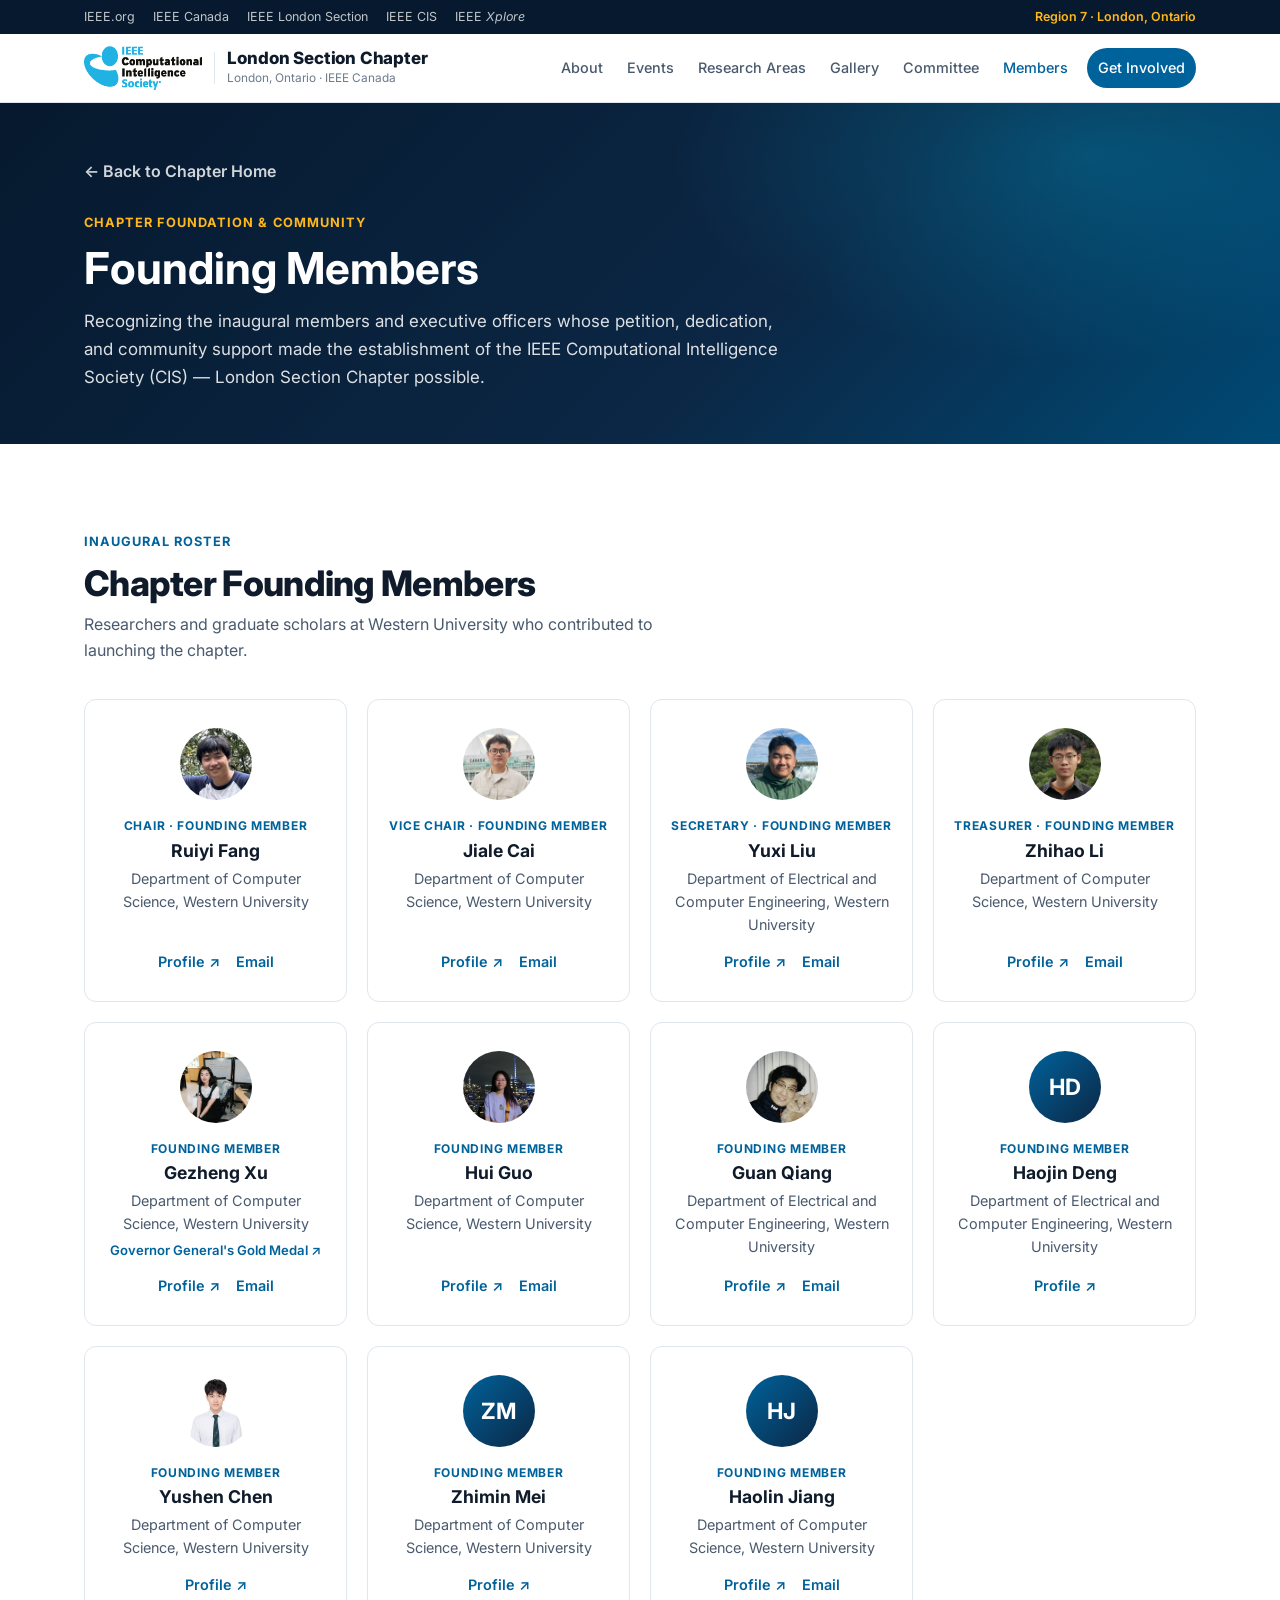
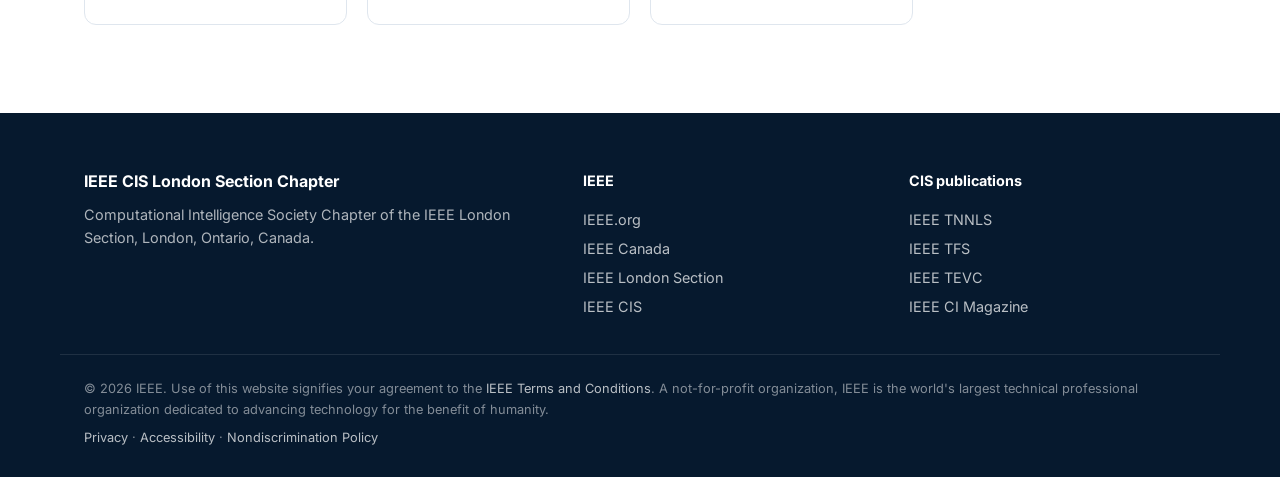
<file: members.html>
<!doctype html>
<html lang="en-CA">
<head>
  <meta charset="utf-8" />
  <meta name="viewport" content="width=device-width, initial-scale=1" />
  <title>Founding Members | IEEE CIS London Section Chapter, London, Ontario</title>
  <meta name="description" content="Meet the founding members of the IEEE Computational Intelligence Society (CIS) London Section Chapter at Western University, London, Ontario, Canada." />
  <meta name="robots" content="index, follow" />
  <link rel="canonical" href="https://ieee-cis-london.github.io/members.html" />
  <meta name="theme-color" content="#06192e" />

  <link rel="icon" type="image/svg+xml" href="assets/img/favicon.svg" />

  <meta property="og:type" content="website" />
  <meta property="og:url" content="https://ieee-cis-london.github.io/members.html" />
  <meta property="og:site_name" content="IEEE CIS London Section Chapter" />
  <meta property="og:title" content="Founding Members | IEEE CIS London Section Chapter" />
  <meta property="og:description" content="Founding members who helped establish the IEEE CIS London Section Chapter in London, Ontario, Canada." />
  <meta name="twitter:card" content="summary" />

  <link rel="preconnect" href="https://fonts.googleapis.com" />
  <link rel="preconnect" href="https://fonts.gstatic.com" crossorigin />
  <link href="https://fonts.googleapis.com/css2?family=Inter:wght@400;500;600;700;800&display=swap" rel="stylesheet" />
  <link rel="stylesheet" href="assets/css/style.css?v=202611120944" />
</head>
<body data-page="members">
  <a class="skip-link" href="#main">Skip to content</a>

  <div class="meta-bar">
    <div class="container meta-bar-inner">
      <nav class="meta-links" aria-label="IEEE network">
        <a href="https://www.ieee.org" target="_blank" rel="noopener">IEEE.org</a>
        <a href="https://www.ieee.ca" target="_blank" rel="noopener">IEEE Canada</a>
        <a href="https://london.ieee.ca" target="_blank" rel="noopener">IEEE London Section</a>
        <a href="https://cis.ieee.org" target="_blank" rel="noopener">IEEE CIS</a>
        <a href="https://ieeexplore.ieee.org" target="_blank" rel="noopener">IEEE <em>Xplore</em></a>
      </nav>
      <span class="meta-region">Region 7 · London, Ontario</span>
    </div>
  </div>

  <header class="site-header">
    <div class="container header-inner">
      <a href="index.html" class="brand" aria-label="IEEE CIS London Section Chapter — home">
        <img class="brand-logo" src="assets/img/cis-logo.png" alt="IEEE Computational Intelligence Society" width="118" height="44" />
        <span class="brand-divider" aria-hidden="true"></span>
        <span class="brand-text">
          <span class="brand-title">London Section Chapter</span>
          <span class="brand-subtitle">London, Ontario · IEEE Canada</span>
        </span>
      </a>

      <button class="nav-toggle" id="nav-toggle" aria-label="Open menu" aria-expanded="false" aria-controls="site-nav">
        <svg width="24" height="24" viewBox="0 0 24 24" fill="none" stroke="currentColor" stroke-width="2" aria-hidden="true">
          <line x1="3" y1="6" x2="21" y2="6" /><line x1="3" y1="12" x2="21" y2="12" /><line x1="3" y1="18" x2="21" y2="18" />
        </svg>
      </button>

      <nav class="site-nav" id="site-nav" aria-label="Main">
        <a href="index.html#about">About</a>
        <a href="index.html#events">Events</a>
        <a href="index.html#research">Research Areas</a>
        <a href="index.html#gallery">Gallery</a>
        <a href="index.html#committee">Committee</a>
        <a href="members.html" aria-current="page">Members</a>
        <a href="index.html#join" class="nav-cta">Get Involved</a>
      </nav>
    </div>
  </header>

  <main id="main">
    <section class="members-hero">
      <div class="container members-hero-inner">
        <a class="event-back" href="index.html#committee">&larr; Back to Chapter Home</a>
        <p class="eyebrow eyebrow-light">Chapter Foundation &amp; Community</p>
        <h1>Founding Members</h1>
        <p class="members-hero-lead">
          Recognizing the inaugural members and executive officers whose petition, dedication, and community support made the establishment of the IEEE Computational Intelligence Society (CIS) — London Section Chapter possible.
        </p>
      </div>
    </section>

    <section class="section">
      <div class="container">
        <div class="section-head">
          <div>
            <p class="eyebrow">Inaugural Roster</p>
            <h2 class="section-title">Chapter Founding Members</h2>
            <p class="section-lead">Researchers and graduate scholars at Western University who contributed to launching the chapter.</p>
          </div>
        </div>
        <ul class="committee-grid founding-grid" id="founding-grid">
      <li class="member">
        <img class="member-avatar" src="assets/img/committee/ruiyi-fang.jpg" alt="" loading="lazy" />
        <p class="member-role">Chair · Founding Member</p>
        <h3 class="member-name">Ruiyi Fang</h3>
        <p class="member-affil">Department of Computer Science, Western University</p>
        
        
          <p class="member-links">
            <a href="https://ruiyifang.github.io/" target="_blank" rel="noopener">Profile &#8599;&#xFE0E;</a>
            <a href="mailto:rfang32@uwo.ca">Email</a>
          </p>
      </li>
      <li class="member">
        <img class="member-avatar" src="assets/img/committee/jiale-cai.jpg" alt="" loading="lazy" />
        <p class="member-role">Vice Chair · Founding Member</p>
        <h3 class="member-name">Jiale Cai</h3>
        <p class="member-affil">Department of Computer Science, Western University</p>
        
        
          <p class="member-links">
            <a href="https://carloscjl.github.io/" target="_blank" rel="noopener">Profile &#8599;&#xFE0E;</a>
            <a href="mailto:jcai336@uwo.ca">Email</a>
          </p>
      </li>
      <li class="member">
        <img class="member-avatar" src="assets/img/committee/yuxi-liu.jpg" alt="" loading="lazy" />
        <p class="member-role">Secretary · Founding Member</p>
        <h3 class="member-name">Yuxi Liu</h3>
        <p class="member-affil">Department of Electrical and Computer Engineering, Western University</p>
        
        
          <p class="member-links">
            <a href="https://sankunliu.github.io/" target="_blank" rel="noopener">Profile &#8599;&#xFE0E;</a>
            <a href="mailto:yliu4929@uwo.ca">Email</a>
          </p>
      </li>
      <li class="member">
        <img class="member-avatar" src="assets/img/committee/zhihao-li.jpg" alt="" loading="lazy" />
        <p class="member-role">Treasurer · Founding Member</p>
        <h3 class="member-name">Zhihao Li</h3>
        <p class="member-affil">Department of Computer Science, Western University</p>
        
        
          <p class="member-links">
            <a href="https://zhli-cs.github.io/" target="_blank" rel="noopener">Profile &#8599;&#xFE0E;</a>
            <a href="mailto:zli3446@uwo.ca">Email</a>
          </p>
      </li>
      <li class="member member-has-bio">
        <img class="member-avatar" src="assets/img/committee/gezheng-xu.jpg" alt="" loading="lazy" />
        <p class="member-role">Founding Member</p>
        <h3 class="member-name">Gezheng Xu</h3>
        <p class="member-affil">Department of Computer Science, Western University</p>
        <p class="member-bio"><a href="https://news.westernu.ca/2026/11/western-governor-generals-gold-medal-recipients-2026/" target="_blank" rel="noopener">Governor General&#039;s Gold Medal &#8599;&#xFE0E;</a></p>
        
          <p class="member-links">
            <a href="https://xugezheng.com/" target="_blank" rel="noopener">Profile &#8599;&#xFE0E;</a>
            <a href="mailto:gxu86@uwo.ca">Email</a>
          </p>
      </li>
      <li class="member">
        <img class="member-avatar" src="assets/img/committee/hui-guo.jpg" alt="" loading="lazy" />
        <p class="member-role">Founding Member</p>
        <h3 class="member-name">Hui Guo</h3>
        <p class="member-affil">Department of Computer Science, Western University</p>
        
        
          <p class="member-links">
            <a href="https://hguo1728.github.io/" target="_blank" rel="noopener">Profile &#8599;&#xFE0E;</a>
            <a href="mailto:hguo288@uwo.ca">Email</a>
          </p>
      </li>
      <li class="member">
        <img class="member-avatar" src="assets/img/committee/guan-qiang.jpg" alt="" loading="lazy" />
        <p class="member-role">Founding Member</p>
        <h3 class="member-name">Guan Qiang</h3>
        <p class="member-affil">Department of Electrical and Computer Engineering, Western University</p>
        
        
          <p class="member-links">
            <a href="https://guanqiang1999.github.io/" target="_blank" rel="noopener">Profile &#8599;&#xFE0E;</a>
            <a href="mailto:gqiang@uwo.ca">Email</a>
          </p>
      </li>
      <li class="member">
        <span class="member-avatar" aria-hidden="true">HD</span>
        <p class="member-role">Founding Member</p>
        <h3 class="member-name">Haojin Deng</h3>
        <p class="member-affil">Department of Electrical and Computer Engineering, Western University</p>
        
        
          <p class="member-links">
            <a href="https://github.com/hdeng26" target="_blank" rel="noopener">Profile &#8599;&#xFE0E;</a>
            
          </p>
      </li>
      <li class="member">
        <img class="member-avatar" src="assets/img/committee/yushen-chen.jpg" alt="" loading="lazy" />
        <p class="member-role">Founding Member</p>
        <h3 class="member-name">Yushen Chen</h3>
        <p class="member-affil">Department of Computer Science, Western University</p>
        
        
          <p class="member-links">
            <a href="https://github.com/IdoChennn" target="_blank" rel="noopener">Profile &#8599;&#xFE0E;</a>
            
          </p>
      </li>
      <li class="member">
        <span class="member-avatar" aria-hidden="true">ZM</span>
        <p class="member-role">Founding Member</p>
        <h3 class="member-name">Zhimin Mei</h3>
        <p class="member-affil">Department of Computer Science, Western University</p>
        
        
          <p class="member-links">
            <a href="https://github.com/mzm1183710118" target="_blank" rel="noopener">Profile &#8599;&#xFE0E;</a>
            
          </p>
      </li>
      <li class="member">
        <span class="member-avatar" aria-hidden="true">HJ</span>
        <p class="member-role">Founding Member</p>
        <h3 class="member-name">Haolin Jiang</h3>
        <p class="member-affil">Department of Computer Science, Western University</p>
        
        
          <p class="member-links">
            <a href="https://www.linkedin.com/in/haolin-jiang-9688b3223/" target="_blank" rel="noopener">Profile &#8599;&#xFE0E;</a>
            <a href="mailto:hjian224@uwo.ca">Email</a>
          </p>
      </li>
        </ul>
      </div>
    </section>
  </main>

  <footer class="site-footer">
    <div class="container footer-grid">
      <div>
        <p class="footer-brand">IEEE CIS London Section Chapter</p>
        <p>Computational Intelligence Society Chapter of the IEEE London Section, London, Ontario, Canada.</p>
      </div>
      <nav aria-label="IEEE links">
        <p class="footer-heading">IEEE</p>
        <a href="https://www.ieee.org" target="_blank" rel="noopener">IEEE.org</a>
        <a href="https://www.ieee.ca" target="_blank" rel="noopener">IEEE Canada</a>
        <a href="https://london.ieee.ca" target="_blank" rel="noopener">IEEE London Section</a>
        <a href="https://cis.ieee.org" target="_blank" rel="noopener">IEEE CIS</a>
      </nav>
      <nav aria-label="CIS publications">
        <p class="footer-heading">CIS publications</p>
        <a href="https://cis.ieee.org/publications/t-neural-networks-and-learning-systems" target="_blank" rel="noopener">IEEE TNNLS</a>
        <a href="https://cis.ieee.org/publications/t-fuzzy-systems" target="_blank" rel="noopener">IEEE TFS</a>
        <a href="https://cis.ieee.org/publications/t-evolutionary-computation" target="_blank" rel="noopener">IEEE TEVC</a>
        <a href="https://cis.ieee.org/publications/ci-magazine" target="_blank" rel="noopener">IEEE CI Magazine</a>
      </nav>
    </div>
    <div class="container footer-legal">
      <p>&copy; <span id="year">2026</span> IEEE. Use of this website signifies your agreement to the
        <a href="https://www.ieee.org/about/help/site-terms-conditions.html" target="_blank" rel="noopener">IEEE Terms and Conditions</a>.
        A not-for-profit organization, IEEE is the world's largest technical professional organization dedicated to advancing technology for the benefit of humanity.</p>
      <p>
        <a href="https://www.ieee.org/security-privacy.html" target="_blank" rel="noopener">Privacy</a> ·
        <a href="https://www.ieee.org/accessibility-statement.html" target="_blank" rel="noopener">Accessibility</a> ·
        <a href="https://www.ieee.org/about/corporate/governance/p9-26.html" target="_blank" rel="noopener">Nondiscrimination Policy</a>
      </p>
    </div>
  </footer>

  <script src="assets/js/app.js?v=202611120944" defer></script>
</body>
</html>
</file>
<file: assets/css/style.css>
/* IEEE CIS London Section Chapter */

:root {
  --ieee-blue: #00629B;
  --ieee-blue-dark: #004A75;
  --navy: #06192E;
  --navy-2: #0B2745;
  --cyan: #00B5E2;
  --gold: #FFB81C;

  --bg: #FFFFFF;
  --bg-alt: #F4F7FA;
  --surface: #FFFFFF;
  --text: #0F1B2A;
  --text-2: #4A5A6E;
  --text-3: #6B7A8D;
  --border: #DFE6EE;
  --link: #00629B;
  --accent-soft: #E6F1F8;

  --radius: 12px;
  --radius-sm: 8px;
  --shadow: 0 1px 2px rgba(15, 27, 42, 0.05), 0 4px 16px rgba(15, 27, 42, 0.06);
  --shadow-lg: 0 12px 40px rgba(6, 25, 46, 0.18);
  --ease: 200ms cubic-bezier(0.4, 0, 0.2, 1);
  --header-h: 68px;
  color-scheme: light;
}

*,
*::before,
*::after { box-sizing: border-box; }

* { margin: 0; }

html {
  scroll-behavior: smooth;
  scroll-padding-top: calc(var(--header-h) + 12px);
  -webkit-text-size-adjust: 100%;
}

@media (prefers-reduced-motion: reduce) {
  html { scroll-behavior: auto; }
  *, *::before, *::after { transition: none !important; animation: none !important; }
}

body {
  font-family: 'Inter', system-ui, -apple-system, 'Segoe UI', Roboto, sans-serif;
  font-size: 1rem;
  line-height: 1.6;
  color: var(--text);
  background: var(--bg);
  -webkit-font-smoothing: antialiased;
}

img { max-width: 100%; display: block; }
ul { list-style: none; padding: 0; }
a { color: var(--link); text-underline-offset: 3px; }
button { font: inherit; color: inherit; }
[hidden] { display: none !important; }

:focus-visible {
  outline: 3px solid var(--cyan);
  outline-offset: 2px;
  border-radius: 4px;
}

.container {
  width: 100%;
  max-width: 1160px;
  margin: 0 auto;
  padding-inline: 24px;
}

.skip-link {
  position: absolute;
  left: 12px;
  top: -48px;
  z-index: 100;
  padding: 8px 14px;
  background: var(--ieee-blue);
  color: #fff;
  border-radius: var(--radius-sm);
}
.skip-link:focus { top: 12px; }

/* ---------- Buttons ---------- */

.btn {
  display: inline-flex;
  align-items: center;
  justify-content: center;
  gap: 6px;
  padding: 11px 20px;
  border: 1px solid transparent;
  border-radius: 999px;
  font-size: 0.95rem;
  font-weight: 600;
  line-height: 1.2;
  text-decoration: none;
  cursor: pointer;
  white-space: nowrap;
  transition: background var(--ease), color var(--ease), border-color var(--ease), transform var(--ease);
}
.btn:active { transform: translateY(1px); }
.btn-sm { padding: 7px 14px; font-size: 0.85rem; }

.btn-primary { background: var(--ieee-blue); color: #fff; }
.btn-primary:hover { background: var(--ieee-blue-dark); }

.btn-accent { background: var(--gold); color: #1B1300; }
.btn-accent:hover { background: #FFC94D; }

.btn-ghost { background: rgba(255, 255, 255, 0.08); color: #fff; border-color: rgba(255, 255, 255, 0.35); }
.btn-ghost:hover { background: rgba(255, 255, 255, 0.16); border-color: rgba(255, 255, 255, 0.6); }

.btn-outline { background: transparent; color: var(--text); border-color: var(--border); }
.btn-outline:hover { border-color: var(--ieee-blue); color: var(--link); }

.link-button {
  padding: 0;
  border: 0;
  background: none;
  text-align: left;
  cursor: pointer;
  font-weight: inherit;
}
.link-button:hover { color: var(--link); }
a.link-button { color: inherit; text-decoration: none; }

/* ---------- Meta bar & header ---------- */

.meta-bar {
  background: var(--navy);
  color: rgba(255, 255, 255, 0.75);
  font-size: 0.78rem;
}
.meta-bar-inner {
  display: flex;
  align-items: center;
  justify-content: space-between;
  gap: 12px;
  min-height: 34px;
}
.meta-links { display: flex; flex-wrap: wrap; gap: 4px 18px; }
.meta-links a { color: inherit; text-decoration: none; }
.meta-links a:hover { color: #fff; }
.meta-region { color: var(--gold); font-weight: 600; white-space: nowrap; }

.site-header {
  position: sticky;
  top: 0;
  z-index: 50;
  background: color-mix(in srgb, var(--bg) 88%, transparent);
  backdrop-filter: saturate(180%) blur(12px);
  -webkit-backdrop-filter: saturate(180%) blur(12px);
  border-bottom: 1px solid var(--border);
}
.header-inner {
  display: flex;
  align-items: center;
  justify-content: space-between;
  gap: 16px;
  height: var(--header-h);
}

.brand {
  display: flex;
  align-items: center;
  gap: 12px;
  color: var(--text);
  text-decoration: none;
  min-width: 0;
}
.brand-mark { flex: none; width: 40px; height: 40px; border-radius: 10px; }
.brand-logo { flex: none; display: block; width: auto; height: 44px; }
.brand-divider { flex: none; width: 1px; height: 32px; background: var(--border); }
.brand-text { display: flex; flex-direction: column; min-width: 0; }
.brand-title { font-size: 1.06rem; font-weight: 800; letter-spacing: -0.01em; line-height: 1.2; white-space: nowrap; }
.brand-title b { color: var(--link); }
.brand-subtitle {
  font-size: 0.74rem;
  color: var(--text-3);
  white-space: nowrap;
  overflow: hidden;
  text-overflow: ellipsis;
}

.site-nav { display: flex; align-items: center; gap: 2px; flex-shrink: 0; }
.site-nav a {
  padding: 8px 11px;
  border-radius: 999px;
  color: var(--text-2);
  font-size: 0.9rem;
  font-weight: 500;
  white-space: nowrap;
  text-decoration: none;
  transition: color var(--ease), background var(--ease);
}
.site-nav a:hover { color: var(--text); background: var(--bg-alt); }
.site-nav a[aria-current] { color: var(--link); }
.site-nav .nav-cta { margin-left: 6px; background: var(--ieee-blue); color: #fff; }
.site-nav .nav-cta:hover { background: var(--ieee-blue-dark); color: #fff; }

.nav-toggle {
  display: none;
  padding: 8px;
  border: 1px solid var(--border);
  border-radius: var(--radius-sm);
  background: transparent;
  cursor: pointer;
}

/* ---------- Announcement ---------- */

.announcement { background: var(--accent-soft); border-bottom: 1px solid var(--border); font-size: 0.9rem; }
.announcement-inner {
  display: flex;
  align-items: center;
  justify-content: space-between;
  gap: 16px;
  padding-top: 10px;
  padding-bottom: 10px;
}
.announcement a { font-weight: 600; white-space: nowrap; }

/* ---------- Hero ---------- */

.hero {
  position: relative;
  overflow: hidden;
  color: #fff;
  background-color: var(--navy);
  background-image:
    radial-gradient(1000px 500px at 85% -10%, rgba(0, 181, 226, 0.25), transparent 60%),
    linear-gradient(108deg, rgba(6, 25, 46, 0.90) 0%, rgba(10, 37, 68, 0.76) 52%, rgba(0, 62, 99, 0.60) 100%),
    url('../img/hero-western.jpg');
  background-size: cover;
  background-position: center 32%;
  background-repeat: no-repeat;
}
.hero-canvas { position: absolute; inset: 0; width: 100%; height: 100%; }
.hero-grid {
  position: relative;
  display: grid;
  grid-template-columns: minmax(0, 1.5fr) minmax(0, 1fr);
  gap: 56px;
  align-items: center;
  padding-top: 96px;
  padding-bottom: 104px;
}
.hero h1 {
  font-size: clamp(2.1rem, 4.6vw, 3.4rem);
  font-weight: 800;
  line-height: 1.1;
  letter-spacing: -0.025em;
  margin-bottom: 20px;
  text-wrap: balance;
}
.hero-lead { max-width: 60ch; font-size: 1.1rem; color: rgba(255, 255, 255, 0.82); margin-bottom: 32px; }
.hero-actions { display: flex; flex-wrap: wrap; gap: 12px; }

.eyebrow {
  margin-bottom: 10px;
  font-size: 0.8rem;
  font-weight: 700;
  letter-spacing: 0.08em;
  text-transform: uppercase;
  color: var(--link);
}
.eyebrow-light { color: var(--gold); }

.next-event {
  padding: 28px;
  border: 1px solid rgba(255, 255, 255, 0.16);
  border-radius: 16px;
  background: rgba(6, 25, 46, 0.55);
  backdrop-filter: blur(10px);
  -webkit-backdrop-filter: blur(10px);
  box-shadow: var(--shadow-lg);
}
.next-event-label {
  margin-bottom: 14px;
  font-size: 0.75rem;
  font-weight: 700;
  letter-spacing: 0.08em;
  text-transform: uppercase;
  color: var(--cyan);
}
.next-event-cover {
  position: relative;
  display: block;
  width: 100%;
  height: 170px;
  margin-bottom: 18px;
  padding: 0;
  overflow: hidden;
  border: 0;
  border-radius: 10px;
  background: var(--navy);
  cursor: pointer;
}
.next-event-cover img { width: 100%; height: 100%; object-fit: cover; transition: transform 500ms ease; }
.next-event-cover:hover img { transform: scale(1.05); }
.next-event-cover .badge { position: absolute; top: 10px; left: 10px; }
.next-event-summary {
  margin-top: 10px;
  font-size: 0.9rem;
  color: rgba(255, 255, 255, 0.78);
  display: -webkit-box;
  -webkit-line-clamp: 3;
  -webkit-box-orient: vertical;
  overflow: hidden;
}
.next-event-date { font-size: 0.9rem; color: var(--gold); font-weight: 600; margin-bottom: 6px; }
.next-event-title { font-size: 1.3rem; line-height: 1.3; margin-bottom: 8px; }
.next-event-meta { font-size: 0.9rem; color: rgba(255, 255, 255, 0.7); margin-bottom: 6px; }
.next-event-actions { display: flex; flex-wrap: wrap; gap: 10px; margin-top: 18px; }
.next-event-empty { font-size: 1.15rem; font-weight: 600; margin-bottom: 6px; }
.next-event-hint { font-size: 0.92rem; color: rgba(255, 255, 255, 0.72); }
.next-event-hint a { color: var(--cyan); }

/* ---------- Sections ---------- */

.section { padding: 88px 0; }
.section-alt { background: var(--bg-alt); }

.section-head {
  display: flex;
  align-items: flex-end;
  justify-content: space-between;
  flex-wrap: wrap;
  gap: 20px;
  margin-bottom: 36px;
}
.section-title {
  font-size: clamp(1.6rem, 3vw, 2.2rem);
  font-weight: 800;
  line-height: 1.2;
  letter-spacing: -0.02em;
}
.section-lead { margin-top: 8px; color: var(--text-2); max-width: 60ch; }

.prose { color: var(--text-2); font-size: 1.05rem; }
.prose p + p { margin-top: 14px; }

/* About */

.about-grid {
  display: grid;
  grid-template-columns: minmax(0, 1fr) minmax(0, 1.3fr);
  gap: 48px;
  margin-bottom: 48px;
}

.feature-grid { display: grid; grid-template-columns: repeat(3, minmax(0, 1fr)); gap: 20px; }
.feature {
  padding: 28px;
  border: 1px solid var(--border);
  border-radius: var(--radius);
  background: var(--surface);
}
.feature h3 { font-size: 1.08rem; margin-bottom: 8px; }
.feature p { color: var(--text-2); font-size: 0.95rem; }
.feature-icon {
  display: inline-flex;
  width: 44px;
  height: 44px;
  padding: 10px;
  margin-bottom: 16px;
  border-radius: 10px;
  background: var(--accent-soft);
  color: var(--link);
}

/* Segmented control */

.segmented {
  display: inline-flex;
  padding: 4px;
  border: 1px solid var(--border);
  border-radius: 999px;
  background: var(--surface);
}
.segmented button {
  padding: 7px 18px;
  border: 0;
  border-radius: 999px;
  background: transparent;
  color: var(--text-2);
  font-size: 0.9rem;
  font-weight: 600;
  cursor: pointer;
  transition: background var(--ease), color var(--ease);
}
.segmented button[aria-selected="true"] { background: var(--ieee-blue); color: #fff; }

/* Events */

.search-input {
  width: 220px;
  padding: 8px 14px;
  border: 1px solid var(--border);
  border-radius: 999px;
  background: var(--surface);
  color: var(--text);
  font: inherit;
  font-size: 0.9rem;
}
.search-input:focus { outline: 2px solid var(--cyan); outline-offset: 0; border-color: transparent; }

.events-grid { display: grid; grid-template-columns: repeat(auto-fill, minmax(340px, 1fr)); gap: 28px; }
.event-card {
  display: flex;
  flex-direction: column;
  overflow: hidden;
  border: 1px solid var(--border);
  border-radius: var(--radius);
  background: var(--surface);
  box-shadow: var(--shadow);
  transition: transform var(--ease), box-shadow var(--ease), border-color var(--ease);
}
.event-card:hover { transform: translateY(-4px); box-shadow: var(--shadow-lg); border-color: rgba(0, 98, 155, 0.35); }
.event-image-wrap { display: block; position: relative; height: 210px; overflow: hidden; background: var(--navy); }
.event-image-wrap img { width: 100%; height: 100%; object-fit: cover; transition: transform 500ms ease; }
.event-card:hover .event-image-wrap img { transform: scale(1.05); }
.event-card-placeholder .event-image-wrap img { filter: saturate(0.7) brightness(0.8); }
.event-badges {
  position: absolute;
  top: 14px;
  left: 14px;
  right: 14px;
  display: flex;
  justify-content: space-between;
  gap: 8px;
}
.badge { padding: 5px 11px; border-radius: 999px; font-size: 0.74rem; font-weight: 700; letter-spacing: 0.02em; }
.badge-upcoming { background: #10B981; color: #fff; }
.badge-soon { background: var(--gold); color: #1B1300; }
.badge-past { background: rgba(15, 23, 42, 0.75); color: #E2E8F0; backdrop-filter: blur(6px); }
.badge-category { background: rgba(255, 255, 255, 0.92); color: var(--navy); }

.event-body { display: flex; flex: 1; flex-direction: column; padding: 24px; }
.event-meta { display: flex; flex-direction: column; gap: 6px; margin-bottom: 12px; font-size: 0.85rem; color: var(--text-2); }
.event-title { font-size: 1.2rem; line-height: 1.35; margin-bottom: 10px; color: var(--navy); }
.event-summary { flex: 1; margin-bottom: 20px; font-size: 0.93rem; color: var(--text-2); }
.event-footer {
  display: flex;
  justify-content: space-between;
  align-items: center;
  flex-wrap: wrap;
  gap: 10px;
  padding-top: 16px;
  border-top: 1px solid var(--border);
}
.event-footer-group { display: flex; flex-wrap: wrap; gap: 6px; }

.empty {
  grid-column: 1 / -1;
  padding: 48px 24px;
  border: 1px dashed var(--border);
  border-radius: var(--radius);
  background: var(--surface);
  text-align: center;
  color: var(--text-2);
}
.empty-title { font-size: 1.1rem; font-weight: 700; color: var(--text); margin-bottom: 6px; }
.empty p:not(.empty-title) { max-width: 52ch; margin: 0 auto; }

/* Research areas */

.area-grid { display: grid; grid-template-columns: repeat(4, minmax(0, 1fr)); gap: 20px; }
.area {
  display: flex;
  flex-direction: column;
  padding: 28px 24px;
  border: 1px solid var(--border);
  border-radius: var(--radius);
  background: var(--surface);
  transition: border-color var(--ease), transform var(--ease), box-shadow var(--ease);
}
.area:hover { border-color: var(--ieee-blue); transform: translateY(-2px); box-shadow: var(--shadow); }
.area-code {
  align-self: flex-start;
  margin-bottom: 18px;
  padding: 6px 10px;
  border-radius: 8px;
  background: var(--navy);
  color: var(--gold);
  font-size: 0.85rem;
  font-weight: 800;
  letter-spacing: 0.04em;
}
.area h3 { font-size: 1.1rem; margin-bottom: 8px; }
.area p { flex: 1; color: var(--text-2); font-size: 0.94rem; margin-bottom: 18px; }
.area a { font-size: 0.9rem; font-weight: 600; text-decoration: none; }
.area a:hover { text-decoration: underline; }

/* Gallery */

.filter-chips { display: flex; flex-wrap: wrap; gap: 8px; }
.chip {
  padding: 7px 14px;
  border: 1px solid var(--border);
  border-radius: 999px;
  background: var(--surface);
  color: var(--text-2);
  font-size: 0.86rem;
  font-weight: 600;
  cursor: pointer;
  transition: background var(--ease), color var(--ease), border-color var(--ease);
}
.chip:hover { border-color: var(--ieee-blue); color: var(--link); }
.chip[aria-pressed="true"] { background: var(--ieee-blue); border-color: var(--ieee-blue); color: #fff; }

.gallery-grid { display: grid; grid-template-columns: repeat(auto-fill, minmax(320px, 1fr)); gap: 24px; }
.gallery-card {
  position: relative;
  height: 270px;
  overflow: hidden;
  border-radius: var(--radius);
  background: var(--navy);
  box-shadow: var(--shadow);
}
.gallery-open { display: block; width: 100%; height: 100%; padding: 0; border: 0; background: none; cursor: zoom-in; text-align: left; }
.gallery-open img { width: 100%; height: 100%; object-fit: cover; transition: transform 500ms ease; }
.gallery-open:hover img { transform: scale(1.06); }
.gallery-overlay {
  position: absolute;
  inset: 0;
  display: flex;
  flex-direction: column;
  justify-content: flex-end;
  padding: 20px;
  color: #fff;
  background: linear-gradient(to top, rgba(6, 25, 46, 0.92) 0%, rgba(6, 25, 46, 0.25) 55%, transparent 100%);
}
.gallery-tag {
  align-self: flex-start;
  margin-bottom: 8px;
  padding: 3px 10px;
  border-radius: 999px;
  background: var(--cyan);
  color: var(--navy);
  font-size: 0.72rem;
  font-weight: 700;
}
.gallery-title { display: block; font-size: 1.05rem; font-weight: 700; line-height: 1.3; }
.gallery-caption { display: block; margin-top: 4px; font-size: 0.85rem; color: rgba(255, 255, 255, 0.8); }
.gallery-delete { position: absolute; top: 12px; right: 12px; background: rgba(255, 255, 255, 0.92); }
.gallery-count-badge {
  position: absolute;
  top: 12px;
  left: 12px;
  padding: 4px 10px;
  border-radius: 999px;
  background: rgba(6, 25, 46, 0.78);
  backdrop-filter: blur(6px);
  color: #fff;
  font-size: 0.78rem;
  font-weight: 600;
  letter-spacing: 0.02em;
  pointer-events: none;
}

.gallery-card-placeholder {
  display: flex;
  flex-direction: column;
  justify-content: flex-end;
  padding: 22px;
  color: #fff;
  background:
    radial-gradient(400px 220px at 100% 0%, rgba(0, 181, 226, 0.35), transparent 65%),
    linear-gradient(150deg, var(--navy-2), var(--ieee-blue-dark));
  box-shadow: none;
}
.gallery-card-placeholder svg { position: absolute; top: 22px; left: 22px; width: 44px; height: 44px; color: rgba(255, 255, 255, 0.55); }
.gallery-card-placeholder .gallery-tag { background: var(--gold); }
.gallery-card-placeholder h3 { font-size: 1.1rem; margin-bottom: 4px; }

/* Committee */

.committee-grid { display: grid; grid-template-columns: repeat(auto-fill, minmax(230px, 1fr)); gap: 20px; }
.member {
  display: flex;
  flex-direction: column;
  align-items: center;
  padding: 28px 20px;
  border: 1px solid var(--border);
  border-radius: var(--radius);
  background: var(--surface);
  text-align: center;
}
.member-avatar {
  display: flex;
  align-items: center;
  justify-content: center;
  width: 72px;
  height: 72px;
  margin-bottom: 16px;
  border-radius: 50%;
  background: linear-gradient(135deg, var(--ieee-blue), var(--navy-2));
  color: #fff;
  font-size: 1.4rem;
  font-weight: 700;
  object-fit: cover;
}
.member-role {
  font-size: 0.75rem;
  font-weight: 700;
  letter-spacing: 0.06em;
  text-transform: uppercase;
  color: var(--link);
  margin-bottom: 4px;
}
.member-name { font-size: 1.1rem; line-height: 1.3; }
.member-affil { margin-top: 4px; font-size: 0.9rem; color: var(--text-2); }
.member-bio {
  margin-top: 6px;
  font-size: 0.82rem;
  line-height: 1.45;
  color: var(--text-3);
  text-align: center;
}
.member-bio a {
  color: var(--ieee-blue);
  font-weight: 600;
  text-decoration: none;
}
.member-bio a:hover {
  text-decoration: underline;
}
.member-links { display: flex; gap: 16px; margin-top: auto; padding-top: 14px; font-size: 0.9rem; font-weight: 600; }
.member-links a { text-decoration: none; }
.member-links a:hover { text-decoration: underline; }
.member-vacant { border-style: dashed; background: transparent; }
.member-vacant .member-avatar { background: var(--bg-alt); color: var(--text-3); border: 1px dashed var(--border); }
.member-vacant .member-name { color: var(--text-3); font-weight: 600; }

/* Founding Members page */
.members-hero {
  position: relative;
  color: #fff;
  background:
    radial-gradient(640px 320px at 85% 15%, rgba(0, 181, 226, 0.25), transparent 65%),
    linear-gradient(135deg, var(--navy) 0%, var(--navy-2) 60%, var(--ieee-blue-dark) 100%);
  padding-block: 56px 52px;
}
.members-hero-inner h1 {
  font-size: clamp(2rem, 4vw, 2.75rem);
  line-height: 1.15;
  margin-bottom: 14px;
}
.members-hero-lead {
  max-width: 720px;
  font-size: 1.06rem;
  line-height: 1.65;
  color: rgba(255, 255, 255, 0.86);
}
.founding-grid {
  grid-template-columns: repeat(auto-fill, minmax(260px, 1fr));
}

/* Join */

.section-join { padding-top: 0; }
.join {
  display: grid;
  grid-template-columns: minmax(0, 1.4fr) minmax(0, 1fr);
  gap: 48px;
  padding: 56px;
  border-radius: 20px;
  color: #fff;
  background:
    radial-gradient(600px 300px at 100% 0%, rgba(0, 181, 226, 0.25), transparent 60%),
    linear-gradient(135deg, var(--navy) 0%, var(--ieee-blue-dark) 100%);
}
.join h2 { font-size: clamp(1.6rem, 3vw, 2.1rem); line-height: 1.2; letter-spacing: -0.02em; margin-bottom: 14px; }
.join-copy > p:not(.eyebrow) { color: rgba(255, 255, 255, 0.8); margin-bottom: 28px; max-width: 54ch; }
.join-facts {
  display: grid;
  gap: 18px;
  align-content: start;
  padding: 24px;
  border: 1px solid rgba(255, 255, 255, 0.14);
  border-radius: var(--radius);
  background: rgba(255, 255, 255, 0.05);
}
.join-facts dt {
  font-size: 0.75rem;
  font-weight: 700;
  letter-spacing: 0.08em;
  text-transform: uppercase;
  color: var(--gold);
  margin-bottom: 2px;
}
.join-facts dd { color: rgba(255, 255, 255, 0.88); overflow-wrap: anywhere; }
.join-facts a { color: #fff; }

/* Footer */

.site-footer {
  padding: 56px 0 28px;
  background: var(--navy);
  color: rgba(255, 255, 255, 0.68);
  font-size: 0.9rem;
}
.footer-grid {
  display: grid;
  grid-template-columns: minmax(0, 1.6fr) repeat(2, minmax(0, 1fr));
  gap: 40px;
  padding-bottom: 36px;
  border-bottom: 1px solid rgba(255, 255, 255, 0.1);
}
.footer-brand { color: #fff; font-weight: 700; font-size: 1rem; margin-bottom: 8px; }
.footer-heading { color: #fff; font-weight: 700; margin-bottom: 10px; }
.site-footer nav { display: flex; flex-direction: column; gap: 6px; }
.site-footer a { color: rgba(255, 255, 255, 0.72); text-decoration: none; }
.site-footer a:hover { color: #fff; text-decoration: underline; }
.footer-legal { padding-top: 24px; font-size: 0.8rem; color: rgba(255, 255, 255, 0.5); }
.footer-legal p + p { margin-top: 8px; }

/* ---------- Dialogs ---------- */

.dialog {
  margin: auto;
  width: min(680px, calc(100% - 32px));
  max-height: calc(100dvh - 48px);
  padding: 0;
  border: 0;
  border-radius: 16px;
  background: var(--surface);
  color: var(--text);
  box-shadow: var(--shadow-lg);
}
.dialog::backdrop { background: rgba(6, 25, 46, 0.6); backdrop-filter: blur(3px); }
.dialog-head {
  position: sticky;
  top: 0;
  display: flex;
  align-items: flex-start;
  justify-content: space-between;
  gap: 16px;
  padding: 20px 24px;
  border-bottom: 1px solid var(--border);
  background: var(--surface);
}
.dialog-head h2 { font-size: 1.2rem; line-height: 1.35; }
.dialog-close {
  flex: none;
  width: 36px;
  height: 36px;
  border: 0;
  border-radius: 50%;
  background: var(--bg-alt);
  font-size: 1.4rem;
  line-height: 1;
  cursor: pointer;
}
.dialog-close:hover { background: var(--border); }
.dialog-body { padding: 24px; }
.dialog-image { width: 100%; max-height: 300px; object-fit: cover; border-radius: var(--radius-sm); margin-bottom: 20px; }

.detail-list {
  display: grid;
  gap: 10px;
  padding: 16px;
  margin-bottom: 20px;
  border-radius: var(--radius-sm);
  background: var(--bg-alt);
  font-size: 0.94rem;
}
.detail-list div { display: grid; grid-template-columns: 90px minmax(0, 1fr); gap: 12px; }
.detail-list dt { font-weight: 600; color: var(--text-3); }
.detail-text { white-space: pre-line; color: var(--text-2); line-height: 1.75; }
.detail-actions { display: flex; flex-wrap: wrap; gap: 10px; margin-top: 24px; }
.detail-actions:empty { display: none; }

.dialog-lightbox { width: min(980px, calc(100% - 32px)); background: var(--navy); color: #fff; }
.dialog-lightbox .dialog-head { background: var(--navy); border-color: rgba(255, 255, 255, 0.12); }
.dialog-lightbox .dialog-close { background: rgba(255, 255, 255, 0.1); color: #fff; }
.lightbox-figure { padding: 20px 24px 0; text-align: center; }
.lightbox-figure img { max-height: 65dvh; margin: 0 auto; border-radius: var(--radius-sm); object-fit: contain; }
.lightbox-figure figcaption { margin-top: 14px; color: rgba(255, 255, 255, 0.8); font-size: 0.94rem; }
.lightbox-nav { display: flex; justify-content: center; gap: 12px; padding: 20px; }
.dialog-lightbox .btn-outline { color: #fff; border-color: rgba(255, 255, 255, 0.3); }

/* ---------- Stats strip ---------- */

.stats-wrap { position: relative; z-index: 2; margin-top: -44px; }
.stats {
  display: flex;
  align-items: center;
  gap: 16px;
  padding: 8px;
  border: 1px solid var(--border);
  border-radius: 16px;
  background: var(--surface);
  box-shadow: var(--shadow-lg);
}
.stats-grid { flex: 1; display: grid; grid-template-columns: repeat(auto-fit, minmax(160px, 1fr)); }
.stat { display: flex; flex-direction: column; padding: 18px 22px; }
.stat + .stat { border-left: 1px solid var(--border); }
.stat-value { font-size: 2rem; font-weight: 800; line-height: 1.1; letter-spacing: -0.02em; color: var(--link); }
.stat-label { margin-top: 4px; font-size: 0.88rem; color: var(--text-2); }
.stats .admin-only { margin-right: 12px; }
.stats-grid:empty::before { content: 'No stats yet — use “Edit stats” to add some.'; padding: 18px 22px; color: var(--text-3); }

.admin-note {
  grid-column: 1 / -1;
  padding: 12px 16px;
  border: 1px dashed var(--ieee-blue);
  border-radius: var(--radius-sm);
  background: var(--accent-soft);
  color: var(--text-2);
  font-size: 0.9rem;
}

.section-tools { display: flex; flex-wrap: wrap; align-items: center; gap: 12px; }

/* ---------- Admin ---------- */

.btn-danger { background: transparent; color: #C62828; border-color: color-mix(in srgb, #C62828 40%, transparent); }
.btn-danger:hover { background: #C62828; color: #fff; }
.btn:disabled { opacity: 0.5; cursor: not-allowed; }

.footer-admin {
  padding: 0;
  border: 0;
  background: none;
  color: rgba(255, 255, 255, 0.72);
  font-size: inherit;
  cursor: pointer;
}
.footer-admin:hover { color: #fff; text-decoration: underline; }

.admin-bar {
  position: fixed;
  left: 50%;
  bottom: 16px;
  z-index: 60;
  transform: translateX(-50%);
  display: flex;
  align-items: center;
  flex-wrap: wrap;
  gap: 10px 14px;
  width: min(760px, calc(100% - 32px));
  padding: 10px 12px 10px 18px;
  border-radius: 14px;
  background: var(--navy);
  color: rgba(255, 255, 255, 0.85);
  font-size: 0.88rem;
  box-shadow: var(--shadow-lg);
}
.admin-bar strong { color: #fff; }
.admin-bar-status { color: var(--gold); }
.spacer { flex: 1; }
body.is-admin { padding-bottom: 88px; }

.toast {
  position: fixed;
  left: 50%;
  bottom: 88px;
  z-index: 70;
  transform: translateX(-50%);
  max-width: calc(100% - 32px);
  padding: 12px 18px;
  border-radius: 10px;
  background: var(--text);
  color: var(--bg);
  font-size: 0.9rem;
  box-shadow: var(--shadow-lg);
}

.dialog-form { display: flex; flex-direction: column; max-height: calc(100dvh - 48px); }
.dialog-form .dialog-body { overflow-y: auto; }
.dialog-foot {
  display: flex;
  align-items: center;
  gap: 10px;
  padding: 16px 24px;
  border-top: 1px solid var(--border);
}

.form-grid { display: grid; grid-template-columns: repeat(2, minmax(0, 1fr)); gap: 14px 16px; }
.span-2 { grid-column: 1 / -1; }
.field { display: flex; flex-direction: column; gap: 6px; font-size: 0.88rem; font-weight: 600; }
.field input,
.field textarea {
  width: 100%;
  padding: 9px 12px;
  border: 1px solid var(--border);
  border-radius: var(--radius-sm);
  background: var(--bg);
  color: var(--text);
  font: inherit;
  font-weight: 400;
}
.field input:focus,
.field textarea:focus { outline: 2px solid var(--cyan); outline-offset: 0; border-color: transparent; }
.field textarea { resize: vertical; }
.field input[type="file"] { padding: 7px; }

.field-gap { margin: 14px 0 18px; }
.form-help .form-note { margin: 10px 0 0; }
.form-help .field { margin-top: 12px; }
.form-note { margin-bottom: 14px; color: var(--text-2); font-size: 0.92rem; }
.form-note code, .form-help code { font-size: 0.85em; padding: 1px 5px; border-radius: 4px; background: var(--bg-alt); }
.form-help { margin-bottom: 16px; font-size: 0.9rem; color: var(--text-2); }
.form-help summary { cursor: pointer; font-weight: 600; color: var(--link); }
.form-help ol { margin-top: 8px; padding-left: 20px; display: grid; gap: 4px; }
.form-error { margin-top: 12px; padding: 10px 12px; border-radius: var(--radius-sm); background: color-mix(in srgb, #C62828 12%, transparent); color: #C62828; font-size: 0.9rem; }

.stats-rows { display: grid; gap: 12px; margin-bottom: 14px; }
.stat-row { display: grid; grid-template-columns: 120px minmax(0, 1fr) auto; gap: 10px; align-items: end; }

/* ---------- Responsive ---------- */

/* ---------- Event page ---------- */

.event-hero {
  position: relative;
  overflow: hidden;
  color: #fff;
  background: var(--navy);
}
.event-hero-image {
  position: absolute;
  inset: 0;
  width: 100%;
  height: 100%;
  object-fit: cover;
  opacity: 0.45;
}
.event-hero::after {
  content: '';
  position: absolute;
  inset: 0;
  background: linear-gradient(180deg, rgba(6, 25, 46, 0.25) 0%, rgba(6, 25, 46, 0.9) 100%);
}
.event-hero-inner { position: relative; z-index: 1; padding-block: 64px 48px; }
.event-hero .event-badges { position: static; margin-bottom: 16px; }
.event-hero h1 { max-width: 24ch; font-size: clamp(1.9rem, 4.5vw, 3rem); font-weight: 800; line-height: 1.15; margin-bottom: 12px; }
.event-hero-date { font-size: 1.05rem; font-weight: 600; color: var(--gold); }
.event-back {
  display: inline-block;
  margin-bottom: 28px;
  color: rgba(255, 255, 255, 0.82);
  font-weight: 600;
  text-decoration: none;
}
.event-back:hover { color: #fff; }

.event-page-body { padding-block: 56px 72px; }
.event-page-grid { display: grid; grid-template-columns: minmax(0, 1fr) 340px; gap: 48px; align-items: start; }
.event-page-lead { font-size: 1.15rem; font-weight: 500; color: var(--text); margin-bottom: 18px; line-height: 1.6; }
.event-page-main .detail-text { font-size: 1.02rem; }

/* Dedicated Speaker Introduction card on event.html */
.event-speaker-card {
  margin-top: 36px;
  padding: 24px 28px;
  border: 1px solid var(--border);
  border-left: 4px solid var(--ieee-blue);
  border-radius: var(--radius);
  background: var(--surface-alt);
}
.event-speaker-card .eyebrow { margin-bottom: 12px; }
.event-speaker-header {
  display: flex;
  align-items: center;
  gap: 14px;
  margin-bottom: 14px;
}
.event-speaker-avatar {
  display: inline-grid;
  place-items: center;
  width: 48px;
  height: 48px;
  border-radius: 50%;
  background: linear-gradient(135deg, var(--ieee-navy), var(--ieee-blue));
  color: #fff;
  font-weight: 700;
  font-size: 1rem;
  flex-shrink: 0;
}
.event-speaker-name {
  font-size: 1.25rem;
  line-height: 1.3;
  color: var(--text);
}
.event-speaker-link {
  display: inline-block;
  margin-top: 4px;
  font-size: 0.9rem;
  font-weight: 600;
  color: var(--ieee-blue);
  text-decoration: none;
}
.event-speaker-link:hover {
  text-decoration: underline;
}
.event-speaker-bio {
  color: var(--text-2);
  font-size: 0.98rem;
  line-height: 1.7;
}
.event-speaker-bio-empty {
  font-style: italic;
  color: var(--text-3);
}

/* Multi-photo gallery on event.html */
.event-photos-section {
  margin-top: 36px;
  padding-top: 28px;
  border-top: 1px solid var(--border);
}

/* Floating highlight video window on event.html */
.floating-video {
  position: fixed;
  right: 24px;
  bottom: 24px;
  z-index: 60;
  width: 340px;
  max-width: calc(100vw - 24px);
  border-radius: 14px;
  overflow: hidden;
  background: #06192e;
  border: 1px solid rgba(120, 214, 240, 0.28);
  box-shadow: 0 20px 48px rgba(4, 16, 32, 0.45), 0 4px 14px rgba(0, 0, 0, 0.25);
  transition: width 220ms ease, box-shadow 220ms ease;
}
.floating-video[hidden],
.floating-video-pill[hidden] {
  display: none !important;
}
.floating-video.is-expanded {
  width: 560px;
}
.floating-video-bar {
  display: flex;
  align-items: center;
  justify-content: space-between;
  gap: 8px;
  padding: 8px 10px 8px 14px;
  background: linear-gradient(90deg, #06192e, #0a2b4e);
  color: #fff;
  cursor: grab;
  user-select: none;
  touch-action: none;
}
.floating-video-bar:active {
  cursor: grabbing;
}
.floating-video-label {
  display: inline-flex;
  align-items: center;
  gap: 8px;
  font-size: 0.8rem;
  font-weight: 700;
  letter-spacing: 0.03em;
  color: rgba(255, 255, 255, 0.95);
}
.floating-video-dot {
  width: 8px;
  height: 8px;
  border-radius: 50%;
  background: var(--cyan);
  box-shadow: 0 0 8px var(--cyan);
  flex-shrink: 0;
}
.floating-video-actions {
  display: inline-flex;
  align-items: center;
  gap: 4px;
}
.floating-video-btn {
  display: inline-grid;
  place-items: center;
  width: 26px;
  height: 26px;
  padding: 0;
  border: 0;
  border-radius: 6px;
  background: rgba(255, 255, 255, 0.1);
  color: #fff;
  font-size: 0.92rem;
  line-height: 1;
  cursor: pointer;
  transition: background var(--ease);
}
.floating-video-btn:hover {
  background: rgba(255, 255, 255, 0.24);
}
.floating-video-stage {
  position: relative;
  background: #000;
  aspect-ratio: 16 / 9;
}
.floating-video-stage video {
  display: block;
  width: 100%;
  height: 100%;
  object-fit: contain;
  background: #000;
}
.floating-video-unmute {
  position: absolute;
  top: 10px;
  left: 10px;
  padding: 5px 11px;
  border: 1px solid rgba(255, 255, 255, 0.28);
  border-radius: 999px;
  background: rgba(6, 25, 46, 0.82);
  backdrop-filter: blur(6px);
  color: #fff;
  font-size: 0.76rem;
  font-weight: 600;
  cursor: pointer;
  transition: background var(--ease), transform var(--ease);
}
.floating-video-unmute:hover {
  background: var(--ieee-blue);
  transform: scale(1.03);
}
.floating-video-pill {
  position: fixed;
  right: 20px;
  bottom: 20px;
  z-index: 60;
  display: inline-flex;
  align-items: center;
  gap: 8px;
  padding: 10px 16px;
  border: 1px solid rgba(120, 214, 240, 0.35);
  border-radius: 999px;
  background: #06192e;
  color: #fff;
  font-size: 0.86rem;
  font-weight: 700;
  box-shadow: 0 12px 28px rgba(4, 16, 32, 0.35);
  cursor: pointer;
  transition: transform var(--ease), background var(--ease);
}
.floating-video-pill:hover {
  background: var(--ieee-blue);
  transform: translateY(-2px);
}
@media (max-width: 560px) {
  .floating-video {
    right: 12px;
    bottom: 12px;
    width: 280px;
  }
  .floating-video.is-expanded {
    width: calc(100vw - 24px);
  }
}
.event-sub-title {
  font-size: 1.25rem;
  margin-bottom: 16px;
  color: var(--text);
}
.event-photos-grid {
  display: grid;
  grid-template-columns: repeat(auto-fill, minmax(180px, 1fr));
  gap: 14px;
}
.event-photo-thumb {
  position: relative;
  display: block;
  padding: 0;
  border: 1px solid var(--border);
  border-radius: var(--radius-sm);
  overflow: hidden;
  background: var(--surface-alt);
  cursor: pointer;
  aspect-ratio: 4 / 3;
  transition: transform var(--ease), box-shadow var(--ease), border-color var(--ease);
}
.event-photo-thumb:hover {
  transform: translateY(-2px);
  border-color: var(--ieee-blue);
  box-shadow: var(--shadow);
}
.event-photo-thumb img {
  width: 100%;
  height: 100%;
  object-fit: cover;
}

/* Attached event photos strip inside #event-editor */
.event-images-list {
  display: grid;
  grid-template-columns: repeat(auto-fill, minmax(120px, 1fr));
  gap: 10px;
  margin-top: 4px;
}
.event-image-item {
  position: relative;
  border: 1px solid var(--border);
  border-radius: var(--radius-sm);
  overflow: hidden;
  background: var(--surface-alt);
}
.event-image-item.is-cover {
  border-color: var(--ieee-blue);
  box-shadow: 0 0 0 2px rgba(0, 98, 155, 0.18);
}
.event-image-item img {
  width: 100%;
  height: 84px;
  object-fit: cover;
  display: block;
}
.event-image-item-bar {
  display: flex;
  align-items: center;
  justify-content: space-between;
  gap: 4px;
  padding: 4px 6px;
  background: var(--surface);
  border-top: 1px solid var(--border);
  font-size: 0.75rem;
}
.event-image-badge {
  font-weight: 700;
  color: var(--ieee-blue);
  padding: 1px 4px;
}
.event-image-btn {
  border: 0;
  background: transparent;
  color: var(--text-2);
  font-size: 0.75rem;
  font-weight: 600;
  padding: 2px 5px;
  border-radius: 4px;
  cursor: pointer;
}
.event-image-btn:hover {
  background: var(--surface-alt);
  color: var(--text);
}
.event-image-remove {
  font-size: 1rem;
  line-height: 1;
  color: #b42318;
  margin-left: auto;
}
.event-image-remove:hover {
  background: #fef3f2;
  color: #912018;
}
.event-page-side {
  position: sticky;
  top: calc(var(--header-h) + 20px);
  padding: 20px;
  border: 1px solid var(--border);
  border-radius: var(--radius);
  background: var(--surface);
  box-shadow: var(--shadow);
}
.event-page-side .detail-list { margin-bottom: 0; }
.event-page-side .detail-actions { margin-top: 16px; }
.event-page-side .detail-actions .btn { flex: 1 1 100%; justify-content: center; }
.event-page-side .btn-block { width: 100%; justify-content: center; margin-top: 10px; }
.event-page-missing { padding-block: 96px; text-align: center; }
.event-page-missing h1 { font-size: 2rem; margin-bottom: 8px; }
.event-page-missing p { color: var(--text-2); margin-bottom: 24px; }

.more-events { list-style: none; display: grid; grid-template-columns: repeat(auto-fill, minmax(240px, 1fr)); gap: 16px; margin-top: 24px; padding: 0; }
.more-events a {
  display: block;
  height: 100%;
  padding: 18px 20px;
  border: 1px solid var(--border);
  border-radius: var(--radius);
  background: var(--surface);
  color: var(--text);
  text-decoration: none;
  transition: border-color var(--ease), transform var(--ease);
}
.more-events a:hover { border-color: var(--ieee-blue); transform: translateY(-2px); }
.more-events-date { display: block; font-size: 0.85rem; color: var(--text-3); margin-bottom: 4px; }
.more-events-title { font-weight: 700; }

@media (max-width: 860px) {
  .event-page-grid { grid-template-columns: 1fr; gap: 28px; }
  .event-page-side { position: static; order: -1; }
  .event-hero-inner { padding-block: 40px 32px; }
}

@media (max-width: 1000px) {
  .area-grid { grid-template-columns: repeat(2, minmax(0, 1fr)); }
  .hero-grid { grid-template-columns: 1fr; gap: 40px; padding-top: 72px; padding-bottom: 80px; }
  .next-event { max-width: 520px; }
}

@media (max-width: 860px) {
  .nav-toggle { display: inline-flex; }
  .site-nav {
    position: absolute;
    top: var(--header-h);
    left: 0;
    right: 0;
    flex-direction: column;
    align-items: stretch;
    gap: 2px;
    padding: 12px 16px 16px;
    border-bottom: 1px solid var(--border);
    background: var(--bg);
    box-shadow: var(--shadow);
    display: none;
  }
  .site-nav.open { display: flex; }
  .site-nav a { padding: 12px 14px; border-radius: var(--radius-sm); }
  .site-nav .nav-cta { margin: 6px 0 0; text-align: center; }

  .about-grid { grid-template-columns: 1fr; gap: 16px; }
  .feature-grid { grid-template-columns: 1fr; }
  .join { grid-template-columns: 1fr; gap: 32px; padding: 36px 28px; }
  .footer-grid { grid-template-columns: 1fr 1fr; }
  .footer-grid > :first-child { grid-column: 1 / -1; }

}

@media (max-width: 560px) {
  .container { padding-inline: 16px; }
  .stats { flex-direction: column; align-items: stretch; }
  .stats-grid { grid-template-columns: repeat(2, minmax(0, 1fr)); }
  .stat:nth-child(odd) { border-left: 0; }
  .stat:nth-child(n + 3) { border-top: 1px solid var(--border); }
  .stat { padding: 14px 16px; }
  .stat-value { font-size: 1.6rem; }
  .stats .admin-only { margin: 0 8px 8px; }
  .form-grid { grid-template-columns: 1fr; }
  .stat-row { grid-template-columns: 1fr; }
  .meta-links a:nth-child(n + 4) { display: none; }
  .meta-region { display: none; }
  .brand-subtitle { display: none; }
  .section { padding: 64px 0; }
  .area-grid { grid-template-columns: 1fr; }
  .events-grid, .gallery-grid { grid-template-columns: 1fr; }
  .search-input { width: 100%; }
  .section-tools { width: 100%; }
  .announcement-inner { flex-direction: column; align-items: flex-start; gap: 4px; }
  .detail-list div { grid-template-columns: 1fr; gap: 0; }
}
</file>
